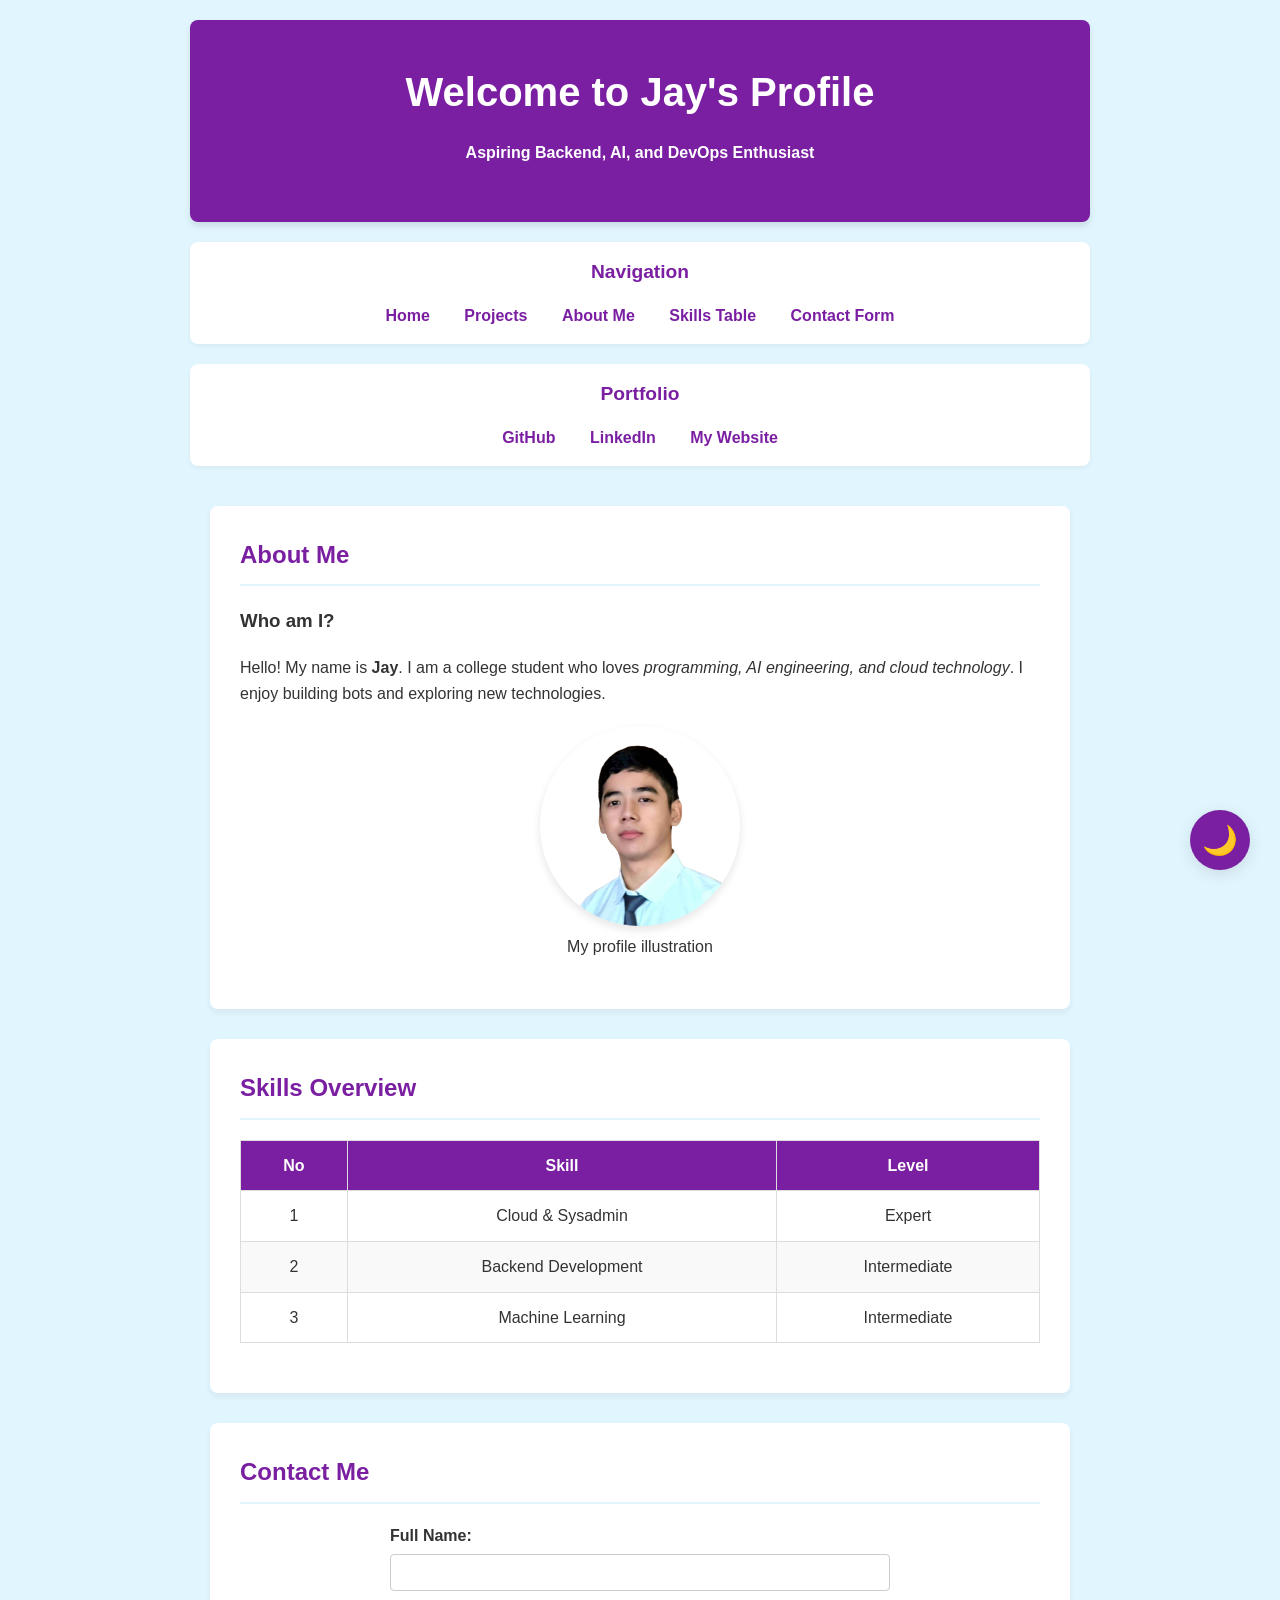
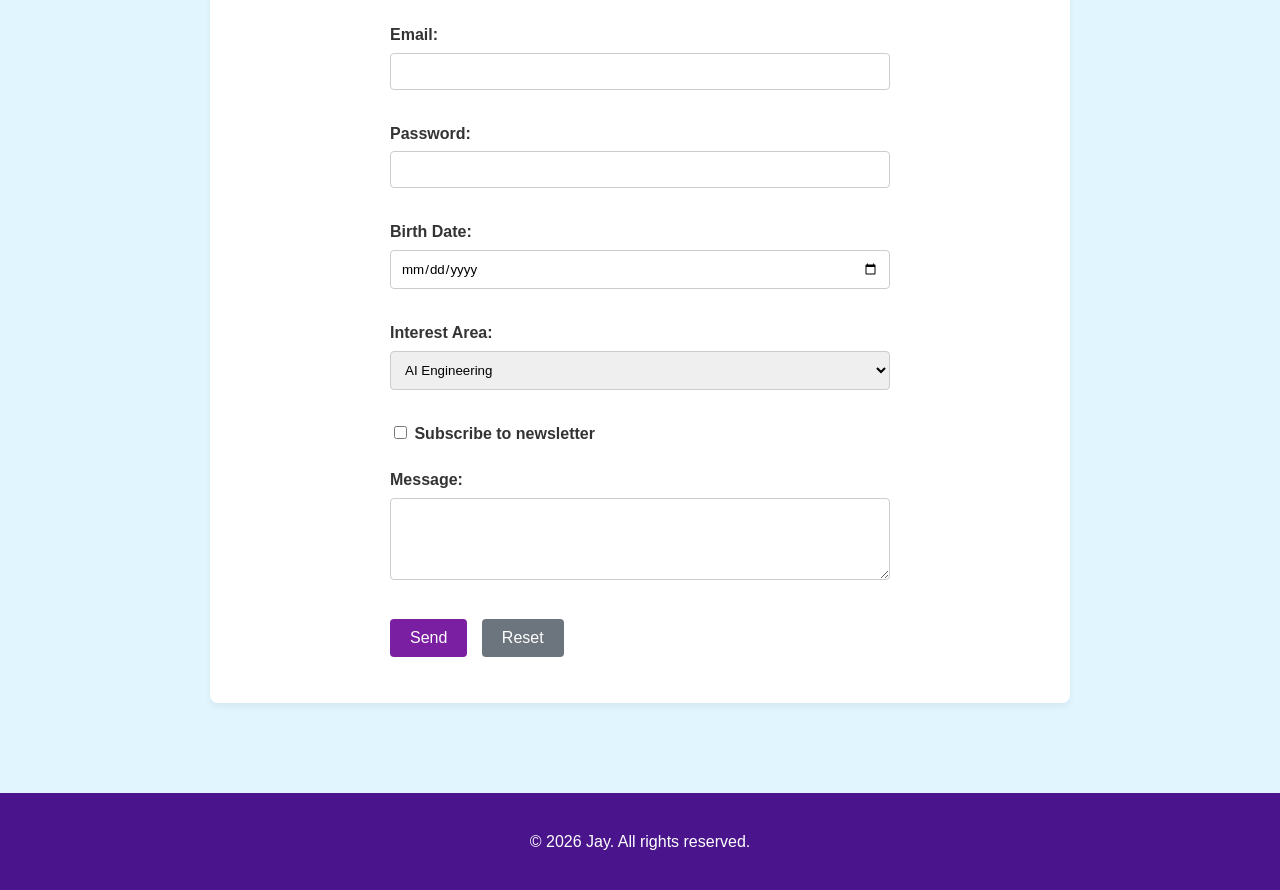
<file: Meet-1/index.html>
<!DOCTYPE html>
<html lang="en">

<head>
    <meta charset="UTF-8">
    <meta name="viewport" content="width=device-width, initial-scale=1.0">
    <title>Jay's Personal Profile</title>
    <link rel="stylesheet" type="text/css" href="./assets/css/style.css">
    <script src="./scripts/main/script.js" defer></script>
    <noscript>
        JavaScript isn't enabled!!!
    </noscript>
</head>

<!-- 
========================================
Identity:
Name : Jay (Schryzon)
ID : F1D02410053
Role : Student - Universitas Mataram
Project : HTML5 Personal Profile Page
========================================
-->

<body>

    <header>
        <h1>Welcome to Jay's Profile</h1>
        <p><strong>Aspiring Backend, AI, and DevOps Enthusiast</strong></p>
    </header>

    <nav>
        <h2>Navigation</h2>
        <ul>
            <li><a href="index.html">Home</a></li>
            <li><a href="projects.html">Projects</a></li>
            <li><a href="index.html#about">About Me</a></li>
            <li><a href="index.html#skills">Skills Table</a></li>
            <li><a href="index.html#contact">Contact Form</a></li>
        </ul>
    </nav>

    <portfolio>
        <h2>Portfolio</h2>
        <ul>
            <li><a href="https://github.com/Schryzon" target="_blank" rel="noopener noreferrer">GitHub</a></li>
            <li><a href="https://linkedin.com/in/schryzon" target="_blank" rel="noopener noreferrer">LinkedIn</a></li>
            <li><a href="https://3dex.studio" target="_blank" rel="noopener noreferrer">My Website</a></li>
        </ul>
    </portfolio>

    <main>

        <section id="about">
            <h2>About Me</h2>
            <h3>Who am I?</h3>
            <p>
                Hello! My name is <strong>Jay</strong>. I am a college student who loves
                <em>programming, AI engineering, and cloud technology</em>.
                I enjoy building bots and exploring new technologies.
            </p>

            <figure>
                <img src="assets/img/Jay.png" alt="Profile placeholder image of Jay" width="200" height="200">
                <figcaption>My profile illustration</figcaption>
            </figure>
        </section>

        <section id="skills">
            <h2>Skills Overview</h2>

            <table>
                <thead>
                    <tr>
                        <th>No</th>
                        <th>Skill</th>
                        <th>Level</th>
                    </tr>
                </thead>
                <tbody>
                    <tr>
                        <td>1</td>
                        <td>Cloud & Sysadmin</td>
                        <td>Expert</td>
                    </tr>
                    <tr>
                        <td>2</td>
                        <td>Backend Development</td>
                        <td>Intermediate</td>
                    </tr>
                    <tr>
                        <td>3</td>
                        <td>Machine Learning</td>
                        <td>Intermediate</td>
                    </tr>
                </tbody>
            </table>
        </section>

        <section id="contact">
            <h2>Contact Me</h2>

            <form action="#" method="post">

                <p>
                    <label for="fullname">Full Name:</label><br>
                    <input type="text" id="fullname" name="fullname" required>
                </p>

                <p>
                    <label for="email">Email:</label><br>
                    <input type="email" id="email" name="email" required>
                </p>

                <p>
                    <label for="password">Password:</label><br>
                    <input type="password" id="password" name="password">
                </p>

                <p>
                    <label for="birthdate">Birth Date:</label><br>
                    <input type="date" id="birthdate" name="birthdate">
                </p>

                <p>
                    <label for="interest">Interest Area:</label><br>
                    <select id="interest" name="interest">
                        <option value="ai">AI Engineering</option>
                        <option value="backend">Backend Development</option>
                        <option value="cloud">Cloud Computing</option>
                    </select>
                </p>

                <p>
                    <label>
                        <input type="checkbox" name="subscribe">
                        Subscribe to newsletter
                    </label>
                </p>

                <p>
                    <label for="message">Message:</label><br>
                    <textarea id="message" name="message" rows="4" cols="30"></textarea>
                </p>

                <p>
                    <input type="submit" value="Send">
                    <input type="reset" value="Reset">
                </p>

            </form>
        </section>

    </main>

    <footer>
        <h2>Footer</h2>
        <p>&copy; 2026 Jay. All rights reserved.</p>
    </footer>

</body>

</html>
</file>
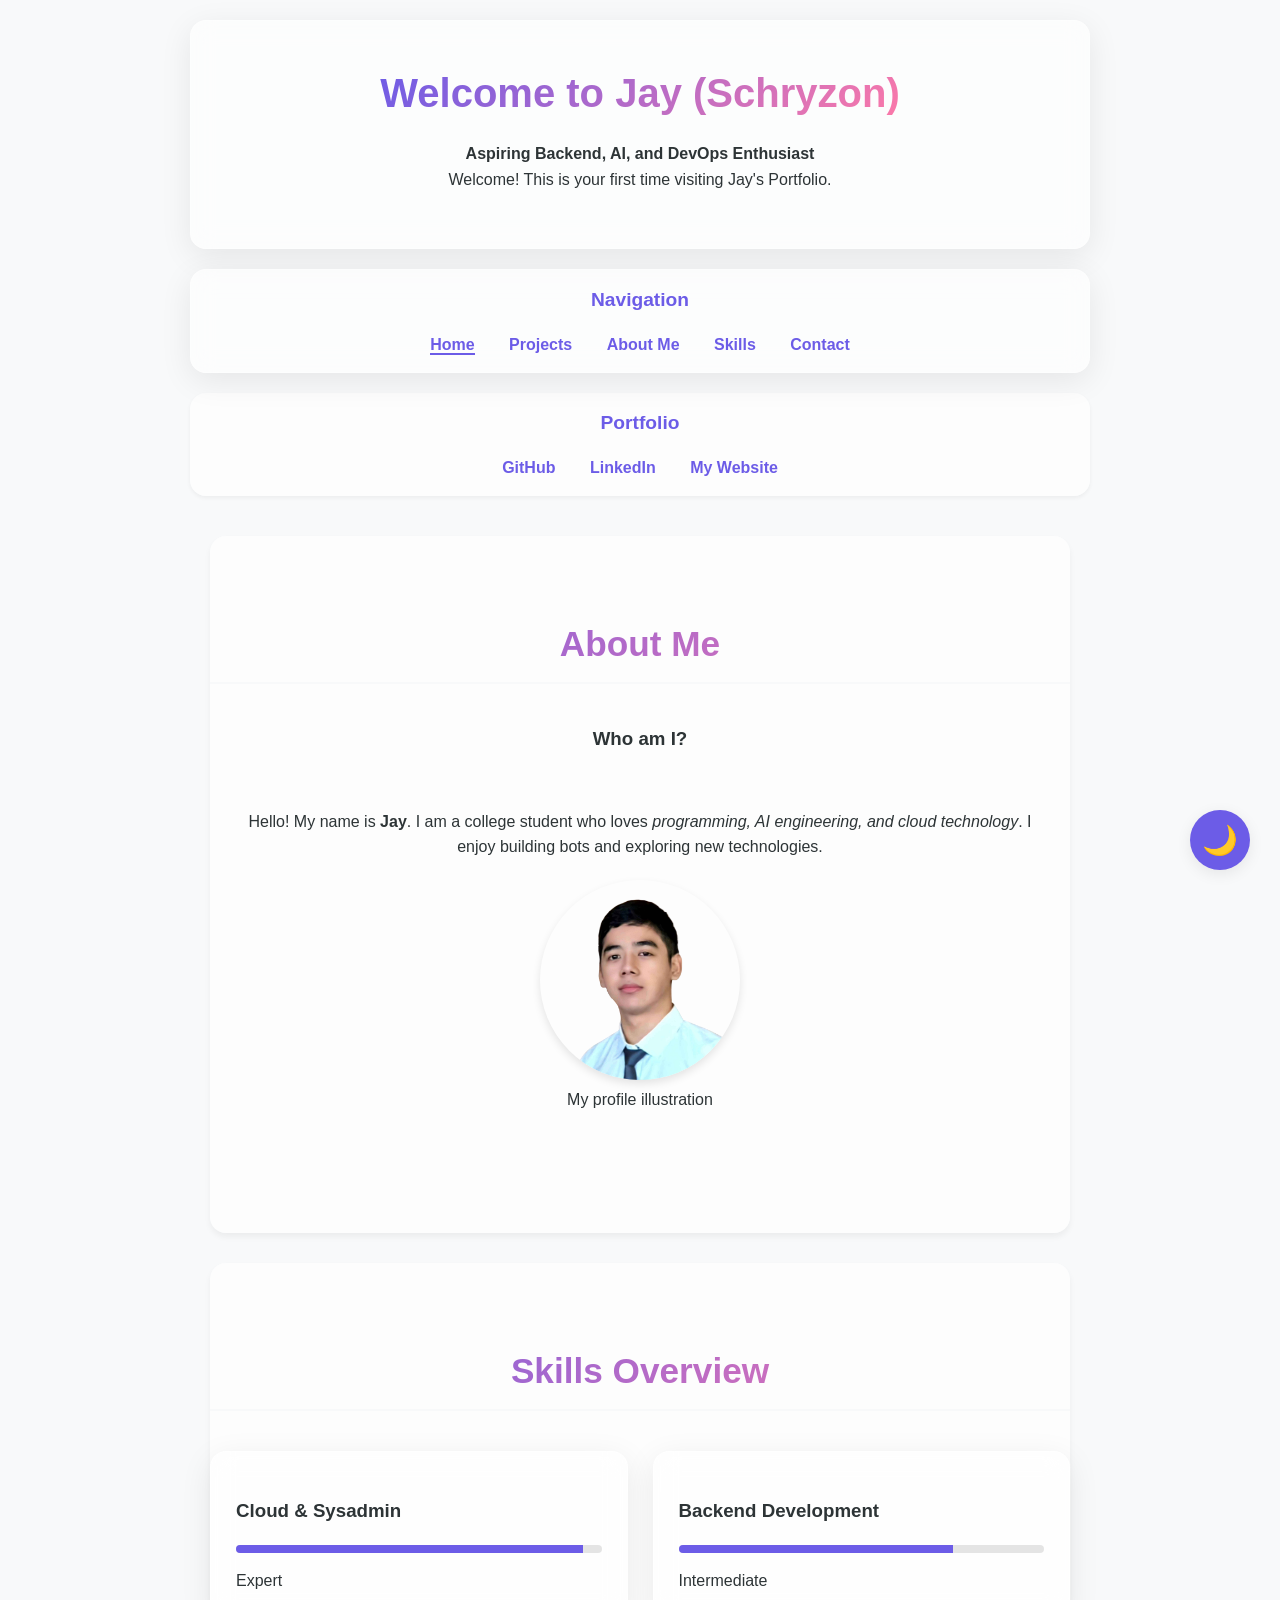
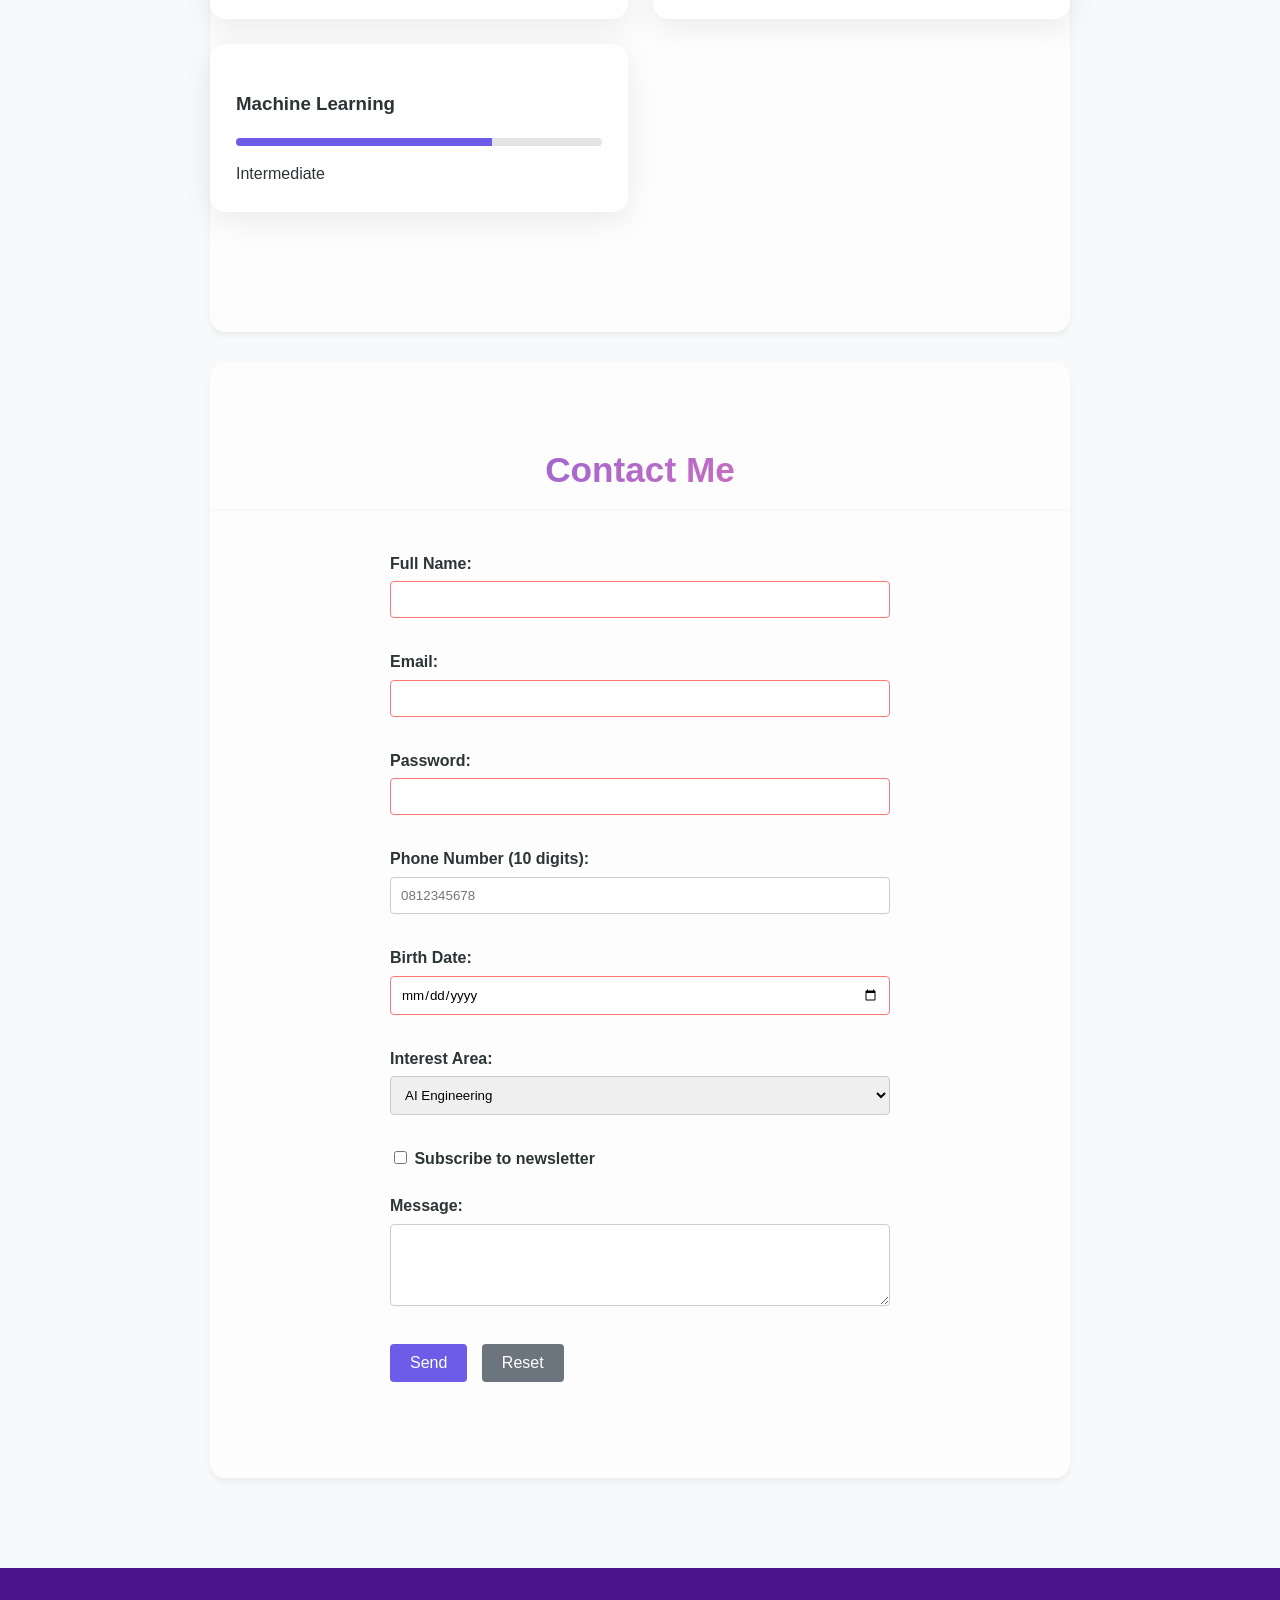
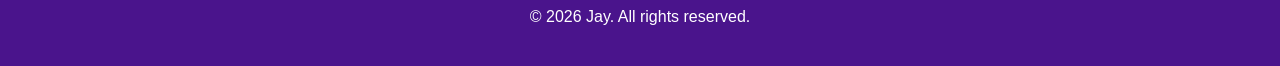
<file: Portfolio/index.html>
<!DOCTYPE html>
<html lang="en">

<head>
    <meta charset="UTF-8">
    <meta name="viewport" content="width=device-width, initial-scale=1.0">
    <title>Jay's Personal Profile</title>
    <link rel="stylesheet" type="text/css" href="./assets/css/style.css">
    <script src="./scripts/main/script.js" defer></script>
    <noscript>
        JavaScript isn't enabled!!!
    </noscript>
</head>

<!-- 
========================================
Identity:
Name : Jay (Schryzon)
ID : F1D02410053
Role : Student - Universitas Mataram
Project : HTML5 Personal Profile Page
========================================
-->

<body>

    <header class="glass reveal">
        <h1>Welcome to <span id="typewriter"></span></h1>
        <p id="subtitle"><strong>Aspiring Backend, AI, and DevOps Enthusiast</strong></p>
    </header>

    <nav class="glass">
        <h2>Navigation</h2>
        <ul id="main-nav-links">
            <li><a href="#home" class="active">Home</a></li>
            <li><a href="projects.html">Projects</a></li>
            <li><a href="#about">About Me</a></li>
            <li><a href="#skills">Skills</a></li>
            <li><a href="#contact">Contact</a></li>
        </ul>
    </nav>

    <portfolio>
        <h2>Portfolio</h2>
        <ul>
            <li><a href="https://github.com/Schryzon" target="_blank" rel="noopener noreferrer">GitHub</a></li>
            <li><a href="https://linkedin.com/in/schryzon" target="_blank" rel="noopener noreferrer">LinkedIn</a></li>
            <li><a href="https://3dex.studio" target="_blank" rel="noopener noreferrer">My Website</a></li>
        </ul>
    </portfolio>

    <main>

        <section id="about" class="reveal section-padding">
            <h2 class="section-title">About Me</h2>
            <h3>Who am I?</h3>
            <div class="about-content">
                <p>
                    Hello! My name is <strong>Jay</strong>. I am a college student who loves
                    <em>programming, AI engineering, and cloud technology</em>.
                    I enjoy building bots and exploring new technologies.
                </p>

                <figure>
                    <img src="assets/img/Jay.png" alt="Profile placeholder image of Jay" width="200" height="200">
                    <figcaption>My profile illustration</figcaption>
                </figure>
            </div>
        </section>

        <section id="skills" class="reveal section-padding">
            <h2 class="section-title">Skills Overview</h2>

            <div class="skill-grid">
                <div class="skill-card glass" data-level="95">
                    <h3>Cloud & Sysadmin</h3>
                    <div class="skill-progress">
                        <div class="progress-bar" style="width: 0%;"></div>
                    </div>
                    <span>Expert</span>
                </div>
                <div class="skill-card glass" data-level="75">
                    <h3>Backend Development</h3>
                    <div class="skill-progress">
                        <div class="progress-bar" style="width: 0%;"></div>
                    </div>
                    <span>Intermediate</span>
                </div>
                <div class="skill-card glass" data-level="70">
                    <h3>Machine Learning</h3>
                    <div class="skill-progress">
                        <div class="progress-bar" style="width: 0%;"></div>
                    </div>
                    <span>Intermediate</span>
                </div>
            </div>
        </section>

        <section id="contact" class="reveal section-padding">
            <h2 class="section-title">Contact Me</h2>

            <form action="#" method="post" id="main-contact-form">
                <!-- Rest of the form remains same but with better styling classes soon -->

                <p>
                    <label for="fullname">Full Name:</label><br>
                    <input type="text" id="fullname" name="fullname" required>
                    <span class="error-msg" id="fullname-error"></span>
                </p>

                <p>
                    <label for="email">Email:</label><br>
                    <input type="email" id="email" name="email" required>
                    <span class="error-msg" id="email-error"></span>
                </p>

                <p>
                    <label for="password">Password:</label><br>
                    <input type="password" id="password" name="password" required>
                    <span class="error-msg" id="password-error"></span>
                </p>

                <p>
                    <label for="phone">Phone Number (10 digits):</label><br>
                    <input type="tel" id="phone" name="phone" placeholder="0812345678" required>
                    <span class="error-msg" id="phone-error"></span>
                </p>

                <p>
                    <label for="birthdate">Birth Date:</label><br>
                    <input type="date" id="birthdate" name="birthdate" required>
                    <span class="error-msg" id="birthdate-error"></span>
                </p>

                <p>
                    <label for="interest">Interest Area:</label><br>
                    <select id="interest" name="interest">
                        <option value="ai">AI Engineering</option>
                        <option value="backend">Backend Development</option>
                        <option value="cloud">Cloud Computing</option>
                    </select>
                </p>

                <p>
                    <label>
                        <input type="checkbox" name="subscribe">
                        Subscribe to newsletter
                    </label>
                </p>

                <p>
                    <label for="message">Message:</label><br>
                    <textarea id="message" name="message" rows="4" cols="30" required></textarea>
                    <span class="error-msg" id="message-error"></span>
                </p>

                <p>
                    <input type="submit" value="Send">
                    <input type="reset" value="Reset">
                </p>

            </form>
        </section>

    </main>

    <footer>
        <h2>Footer</h2>
        <p>&copy; 2026 Jay. All rights reserved.</p>
    </footer>

</body>

</html>
</file>
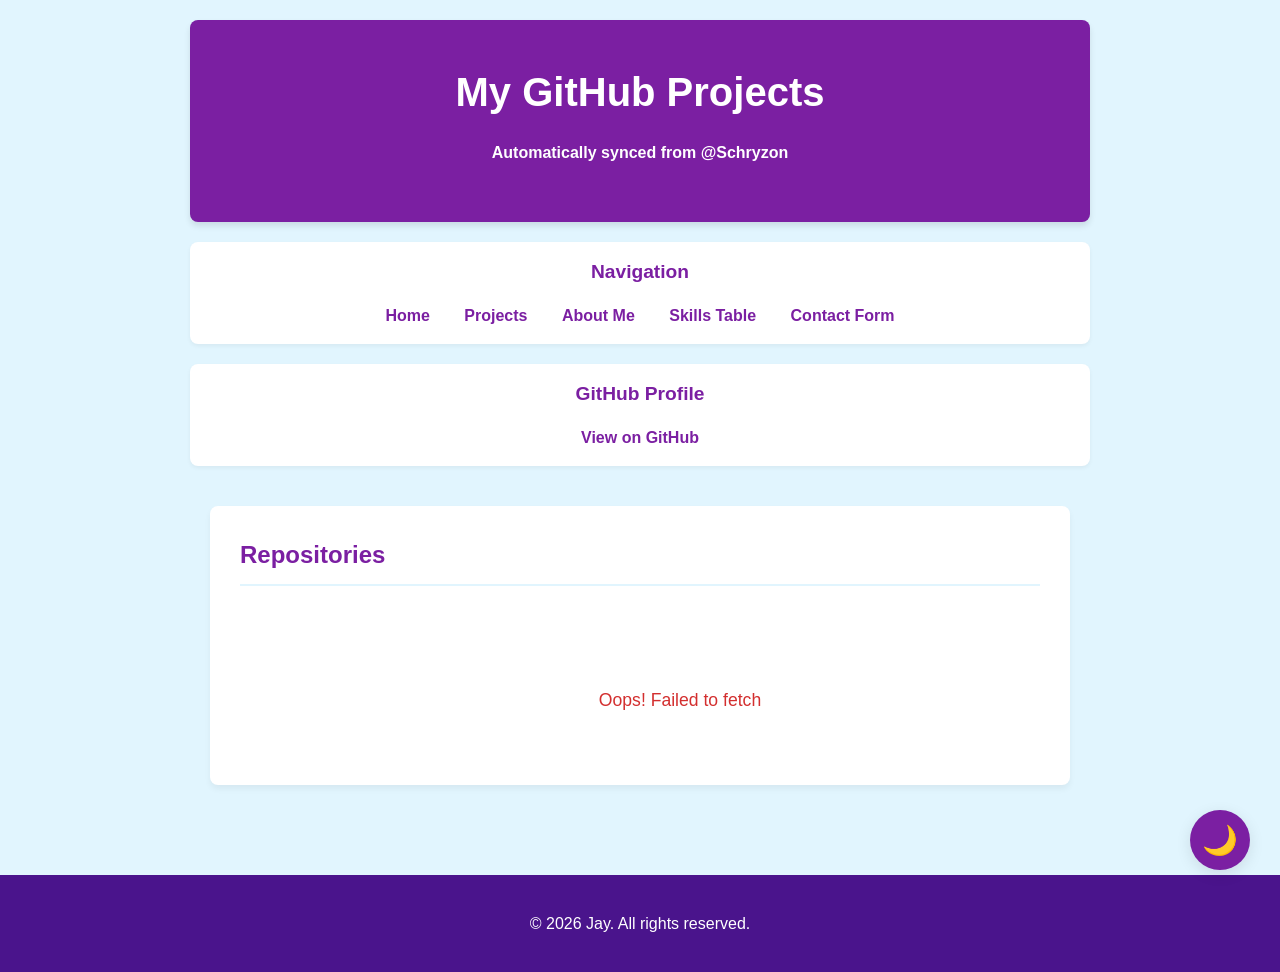
<file: Meet-1/projects.html>
<!DOCTYPE html>
<html lang="en">

<head>
    <meta charset="UTF-8">
    <meta name="viewport" content="width=device-width, initial-scale=1.0">
    <title>Jay's Projects - GitHub Portfolio</title>
    <link rel="stylesheet" type="text/css" href="./assets/css/style.css">
    <script src="./scripts/main/script.js" defer></script>
    <script src="./scripts/main/github.js" defer></script>
    <noscript>
        JavaScript isn't enabled!!!
    </noscript>
</head>

<body>

    <header>
        <h1>My GitHub Projects</h1>
        <p><strong>Automatically synced from @Schryzon</strong></p>
    </header>

    <nav>
        <h2>Navigation</h2>
        <ul>
            <li><a href="index.html">Home</a></li>
            <li><a href="projects.html">Projects</a></li>
            <li><a href="index.html#about">About Me</a></li>
            <li><a href="index.html#skills">Skills Table</a></li>
            <li><a href="index.html#contact">Contact Form</a></li>
        </ul>
    </nav>

    <portfolio>
        <h2>GitHub Profile</h2>
        <ul>
            <li><a href="https://github.com/Schryzon" target="_blank" rel="noopener noreferrer">View on GitHub</a></li>
        </ul>
    </portfolio>

    <main>
        <section id="projects-list">
            <h2>Repositories</h2>
            <div id="loading-message">Loading projects from GitHub...</div>
            <div id="projects-container" class="projects-container">
                <!-- Projects will be injected here by github.js -->
            </div>
            <div id="error-message" style="display: none;"></div>
        </section>
    </main>

    <footer>
        <h2>Footer</h2>
        <p>&copy; 2026 Jay. All rights reserved.</p>
    </footer>

</body>

</html>
</file>
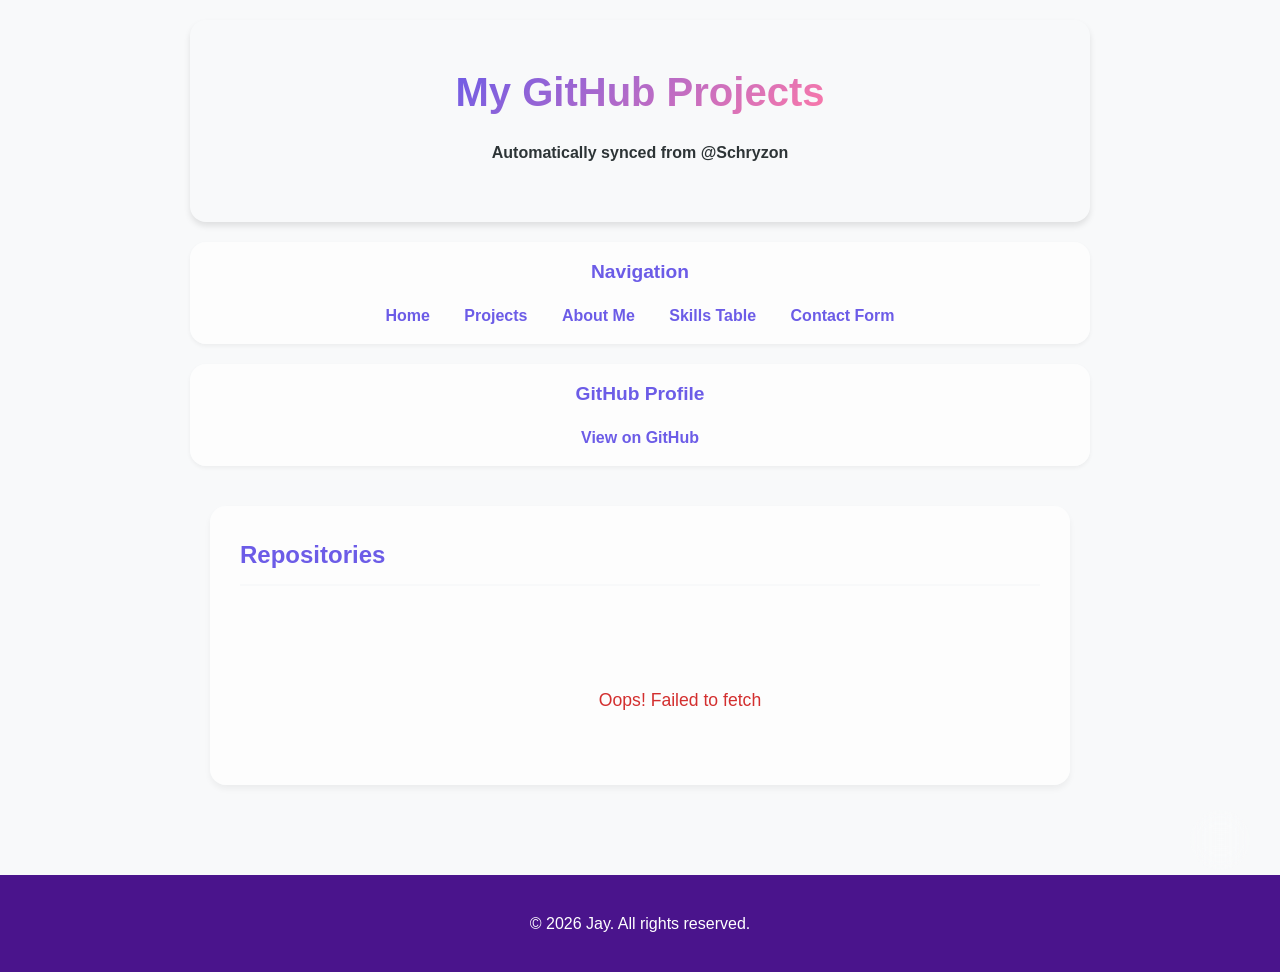
<file: Portfolio/projects.html>
<!DOCTYPE html>
<html lang="en">

<head>
    <meta charset="UTF-8">
    <meta name="viewport" content="width=device-width, initial-scale=1.0">
    <title>Jay's Projects - GitHub Portfolio</title>
    <link rel="stylesheet" type="text/css" href="./assets/css/style.css">
    <script src="./scripts/main/script.js" defer></script>
    <script src="./scripts/helper/github.js" defer></script>
    <noscript>
        JavaScript isn't enabled!!!
    </noscript>
</head>

<body>

    <header>
        <h1>My GitHub Projects</h1>
        <p><strong>Automatically synced from @Schryzon</strong></p>
    </header>

    <nav>
        <h2>Navigation</h2>
        <ul>
            <li><a href="index.html">Home</a></li>
            <li><a href="projects.html">Projects</a></li>
            <li><a href="index.html#about">About Me</a></li>
            <li><a href="index.html#skills">Skills Table</a></li>
            <li><a href="index.html#contact">Contact Form</a></li>
        </ul>
    </nav>

    <portfolio>
        <h2>GitHub Profile</h2>
        <ul>
            <li><a href="https://github.com/Schryzon" target="_blank" rel="noopener noreferrer">View on GitHub</a></li>
        </ul>
    </portfolio>

    <main>
        <section id="projects-list">
            <h2>Repositories</h2>
            <div id="loading-message">Loading projects from GitHub...</div>
            <div id="projects-container" class="projects-container">
                <!-- Projects will be injected here by github.js -->
            </div>
            <div id="error-message" style="display: none;"></div>
        </section>
    </main>

    <footer>
        <h2>Footer</h2>
        <p>&copy; 2026 Jay. All rights reserved.</p>
    </footer>

</body>

</html>
</file>
<file: Meet-1/assets/css/style.css>
/* style.css */
:root {
    --bg-color: #e1f5fe;
    --text-color: #333;
    --primary-color: #7b1fa2;
    --secondary-color: #fff;
    --border-radius: 8px;
    --shadow-color: rgba(0, 0, 0, 0.1);
}

/* Overkill Dark Mode Theme */
:root.dark-mode {
    --bg-color: #121212;
    --text-color: #e0e0e0;
    --primary-color: #bb86fc;
    /* Neon purple for contrast */
    --secondary-color: #1e1e1e;
    --shadow-color: rgba(0, 0, 0, 0.6);
}

/* Smooth Transitions for Overkill Effect */
body,
header,
nav,
portfolio,
section,
.project-card,
input,
textarea,
select,
table,
th,
td {
    transition: background-color 0.4s cubic-bezier(0.4, 0, 0.2, 1),
        color 0.4s cubic-bezier(0.4, 0, 0.2, 1),
        border-color 0.4s cubic-bezier(0.4, 0, 0.2, 1),
        box-shadow 0.4s cubic-bezier(0.4, 0, 0.2, 1);
}

body {
    margin: 0;
    font-family: 'Segoe UI', Tahoma, Geneva, Verdana, sans-serif;
    color: var(--text-color);
    background-color: var(--bg-color);
    line-height: 1.6;
}

header {
    background-color: var(--primary-color);
    color: white;
    padding: 40px 20px;
    text-align: center;
    box-shadow: 0 4px 6px rgba(0, 0, 0, 0.1);
    max-width: 900px;
    margin: 20px auto;
    border-radius: var(--border-radius);
    box-sizing: border-box;
}

header h1 {
    margin: 0;
    font-size: 2.5em;
}

nav,
portfolio {
    display: block;
    text-align: center;
    background-color: var(--secondary-color);
    padding: 15px;
    margin: 0 auto 20px;
    box-shadow: 0 2px 4px rgba(0, 0, 0, 0.05);
    max-width: 900px;
    border-radius: var(--border-radius);
    box-sizing: border-box;
}

nav h2,
portfolio h2 {
    margin-top: 0;
    font-size: 1.2em;
    color: var(--primary-color);
}

nav ul,
portfolio ul {
    list-style: none;
    padding: 0;
    margin: 0;
}

nav li,
portfolio li {
    display: inline-block;
    margin: 0 15px;
}

nav a:link,
portfolio a:link {
    text-decoration: none;
    color: var(--primary-color);
    font-weight: bold;
    transition: all 0.3s ease;
}

nav a:visited,
portfolio a:visited {
    color: #4a148c;
    /* Darker purple for visited links */
}

nav a:hover,
portfolio a:hover {
    color: #9c27b0;
    /* Lighter purple on hover */
    text-decoration: underline;
}

nav a:focus-visible,
portfolio a:focus-visible,
.repo-link:focus-visible,
.theme-toggle-btn:focus-visible {
    outline: 3px solid #e91e63;
    outline-offset: 4px;
    border-radius: 2px;
}

nav a:active,
portfolio a:active {
    color: #e91e63;
    /* Pinkish color when clicked */
}

main {
    max-width: 900px;
    margin: auto;
    padding: 20px;
    box-sizing: border-box;
}

section {
    background-color: var(--secondary-color);
    padding: 30px;
    margin-bottom: 30px;
    border-radius: var(--border-radius);
    box-shadow: 0 4px 6px rgba(0, 0, 0, 0.05);
}

section h2 {
    color: var(--primary-color);
    border-bottom: 2px solid var(--bg-color);
    padding-bottom: 10px;
    margin-top: 0;
}

figure {
    text-align: center;
    margin: 20px 0;
}

img {
    border-radius: 50%;
    box-shadow: 0 4px 8px rgba(0, 0, 0, 0.1);
    transition: transform 0.3s ease;
}

img:hover {
    transform: scale(1.05);
}

table {
    width: 100%;
    margin: 20px auto;
    border-collapse: collapse;
    background-color: var(--secondary-color);
}

th,
td {
    padding: 12px;
    border: 1px solid #ddd;
    text-align: center;
}

th {
    background-color: var(--primary-color);
    color: white;
}

tr:nth-child(even) {
    background-color: #f9f9f9;
}

form {
    max-width: 500px;
    margin: 0 auto;
    text-align: left;
}

label {
    font-weight: bold;
    display: inline-block;
    margin-bottom: 5px;
}

input[type="text"],
input[type="email"],
input[type="password"],
input[type="date"],
select,
textarea {
    width: 100%;
    padding: 10px;
    margin-bottom: 15px;
    border: 1px solid #ccc;
    border-radius: 4px;
    box-sizing: border-box;
    font-family: inherit;
}

input[type="text"]:focus,
input[type="email"]:focus,
input[type="password"]:focus,
input[type="date"]:focus,
select:focus,
textarea:focus {
    border: 2px solid var(--primary-color);
    background-color: #f3e5f5;
    /* Very light purple */
    outline: none;
}


input[type="submit"],
input[type="reset"] {
    background-color: var(--primary-color);
    color: white;
    padding: 10px 20px;
    border: none;
    border-radius: 4px;
    cursor: pointer;
    font-size: 1em;
    transition: background-color 0.3s;
    margin-right: 10px;
}

input[type="reset"] {
    background-color: #6c757d;
}

input[type="submit"]:hover {
    background-color: #4a148c;
}

input[type="reset"]:hover {
    background-color: #5a6268;
}

footer {
    text-align: center;
    padding: 20px;
    background-color: #4a148c;
    color: white;
    margin-top: 40px;
}

footer h2 {
    display: none;
}

/* Projects Section Styles */
.projects-container {
    display: flex;
    flex-wrap: wrap;
    gap: 20px;
    justify-content: center;
    padding: 20px 0;
}

.project-card {
    background-color: var(--secondary-color);
    border-radius: var(--border-radius);
    box-shadow: 0 4px 6px rgba(0, 0, 0, 0.1);
    width: 320px;
    /* Slightly wider for 16:9 images */
    transition: transform 0.3s ease, box-shadow 0.3s ease;
    display: flex;
    flex-direction: column;
    overflow: hidden;
    /* Ensure image corners are clipped */
    text-align: left;
}

.project-card:hover {
    transform: translateY(-5px);
    box-shadow: 0 8px 15px rgba(0, 0, 0, 0.15);
}

.project-image-container {
    width: 100%;
    aspect-ratio: 16 / 9;
    background-color: #f0f0f0;
    /* Fallback background */
    overflow: hidden;
    position: relative;
    display: flex;
    align-items: center;
    justify-content: center;
}

.image-fallback-text {
    color: #999;
    font-size: 0.8em;
    position: absolute;
    z-index: 0;
}

.project-image {
    width: 100%;
    height: 100%;
    border-radius: 0%;
    object-fit: cover;
    display: block;
    transition: transform 0.3s ease;
    position: relative;
    z-index: 1;
}

.project-card-content {
    padding: 20px;
    display: flex;
    flex-direction: column;
    flex-grow: 1;
}

.project-card h3 {
    margin-top: 0;
    color: var(--primary-color);
    font-size: 1.25em;
    margin-bottom: 10px;
}

.project-card p {
    font-size: 0.95em;
    flex-grow: 1;
    color: #666;
    margin-bottom: 15px;
}

.project-stats {
    margin-bottom: 15px;
    font-size: 0.85em;
    color: #888;
}

.project-card .repo-link {
    display: inline-block;
    padding: 8px 15px;
    background-color: var(--primary-color);
    color: white;
    text-decoration: none;
    border-radius: 4px;
    font-weight: bold;
    text-align: center;
    margin-top: auto;
}

.project-card .repo-link:hover {
    background-color: #4a148c;
}

#loading-message,
#error-message {
    text-align: center;
    padding: 40px;
    font-size: 1.1em;
    width: 100%;
}

#error-message {
    color: #d32f2f;
}

/* Overkill Dark Mode Toggle Button */
.theme-toggle-btn {
    position: fixed;
    bottom: 30px;
    right: 30px;
    background-color: var(--primary-color);
    color: var(--bg-color);
    border: none;
    border-radius: 50%;
    width: 60px;
    height: 60px;
    font-size: 1.8em;
    cursor: pointer;
    box-shadow: 0 4px 15px var(--shadow-color);
    transition: transform 0.3s cubic-bezier(0.175, 0.885, 0.32, 1.275), background-color 0.4s ease;
    z-index: 1000;
    display: flex;
    align-items: center;
    justify-content: center;
}

.theme-toggle-btn:hover {
    transform: scale(1.15) rotate(15deg);
    box-shadow: 0 6px 20px var(--shadow-color);
}

:root.dark-mode .project-image-container {
    background-color: #333;
}

:root.dark-mode th {
    background-color: #3a005c;
    /* Darker header in table for dark mode */
}

:root.dark-mode a:link {
    filter: brightness(1.2);
    /* Make links pop in dark mode */
}
</file>
<file: Portfolio/assets/css/style.css>
/* Modern Design Tokens & Glassmorphism */
:root {
    --bg-color: #f8f9fa;
    --text-color: #2d3436;
    --text-muted: #636e72;
    --primary-color: #6c5ce7;
    --primary-glow: rgba(108, 92, 231, 0.3);
    --secondary-color: rgba(255, 255, 255, 0.7);
    --border-radius: 16px;
    --shadow-color: rgba(0, 0, 0, 0.08);
    --glass-bg: rgba(255, 255, 255, 0.6);
    --glass-border: rgba(255, 255, 255, 0.3);
    --gradient-end: #fd79a8;
}

:root.dark-mode {
    --bg-color: #0f172a;
    --text-color: #f1f5f9;
    --text-muted: #94a3b8;
    --primary-color: #a78bfa;
    --primary-glow: rgba(167, 139, 250, 0.3);
    --secondary-color: rgba(30, 41, 59, 0.7);
    --shadow-color: rgba(0, 0, 0, 0.4);
    --glass-bg: rgba(15, 23, 42, 0.6);
    --glass-border: rgba(255, 255, 255, 0.1);
    --gradient-end: #ff758c;
}

.glass {
    background: var(--glass-bg);
    backdrop-filter: blur(12px);
    -webkit-backdrop-filter: blur(12px);
    border: 1px solid var(--glass-border);
    box-shadow: 0 8px 32px 0 var(--shadow-color);
}

/* Reveal Animations */
.reveal {
    opacity: 0;
    transform: translateY(30px);
    transition: all 0.8s cubic-bezier(0.4, 0, 0.2, 1);
}

.reveal.active {
    opacity: 1;
    transform: translateY(0);
}

/* Smooth Transitions for Overkill Effect */
body,
header,
nav,
portfolio,
section,
.project-card,
input,
textarea,
select,
table,
th,
td,
h1,
h2,
h3,
p,
a,
span,
li,
label,
img {
    transition: background-color 0.4s cubic-bezier(0.4, 0, 0.2, 1),
        color 0.4s cubic-bezier(0.4, 0, 0.2, 1),
        border-color 0.4s cubic-bezier(0.4, 0, 0.2, 1),
        box-shadow 0.4s cubic-bezier(0.4, 0, 0.2, 1),
        transform 0.3s ease;
}

#about h3 {
    text-align: center;
}

.about-content {
    justify-content: center;
    text-align: center;
    gap: 20px;
    padding: 20px;
}

body {
    margin: 0;
    font-family: 'Segoe UI', Tahoma, Geneva, Verdana, sans-serif;
    color: var(--text-color);
    background-color: var(--bg-color);
    line-height: 1.6;
}

header {
    padding: 40px 20px;
    text-align: center;
    box-shadow: 0 4px 6px rgba(0, 0, 0, 0.1);
    max-width: 900px;
    margin: 20px auto;
    border-radius: var(--border-radius);
    box-sizing: border-box;
    color: var(--text-color);
}

header h1 {
    margin: 0;
    font-size: 2.5em;
    color: var(--primary-color);
    /* Fallback */
    background: linear-gradient(135deg, var(--primary-color), var(--gradient-end));
    -webkit-background-clip: text;
    background-clip: text;
    -webkit-text-fill-color: transparent;
    display: inline-block;
}

nav,
portfolio {
    display: block;
    text-align: center;
    background-color: var(--secondary-color);
    padding: 15px;
    margin: 0 auto 20px;
    box-shadow: 0 2px 4px rgba(0, 0, 0, 0.05);
    max-width: 900px;
    border-radius: var(--border-radius);
    box-sizing: border-box;
}

nav h2,
portfolio h2 {
    margin-top: 0;
    font-size: 1.2em;
    color: var(--primary-color);
}

nav ul,
portfolio ul {
    list-style: none;
    padding: 0;
    margin: 0;
}

nav li,
portfolio li {
    display: inline-block;
    margin: 0 15px;
}

nav a:link,
portfolio a:link {
    text-decoration: none;
    color: var(--primary-color);
    font-weight: bold;
    transition: all 0.3s ease;
}

nav a:visited,
portfolio a:visited {
    color: #4a148c;
    /* Darker purple for visited links */
}

nav a:hover,
portfolio a:hover {
    color: #9c27b0;
    /* Lighter purple on hover */
    text-decoration: underline;
}

nav a.active {
    color: var(--primary-color);
    border-bottom: 2px solid var(--primary-color);
}

#home {
    height: 1px;
    margin-top: -1px;
}

.section-padding {
    padding: 80px 0;
}

.section-title {
    font-size: 2.2rem;
    margin-bottom: 40px;
    text-align: center;
    color: var(--primary-color);
    /* Fallback for older browsers */
    background: linear-gradient(135deg, var(--primary-color), var(--gradient-end));
    background-clip: text;
    -webkit-background-clip: text;
    -webkit-text-fill-color: transparent;
}

main {
    max-width: 900px;
    margin: auto;
    padding: 20px;
    box-sizing: border-box;
}

section {
    background-color: var(--secondary-color);
    padding: 30px;
    margin-bottom: 30px;
    border-radius: var(--border-radius);
    box-shadow: 0 4px 6px rgba(0, 0, 0, 0.05);
}

section h2 {
    color: var(--primary-color);
    border-bottom: 2px solid var(--bg-color);
    padding-bottom: 10px;
    margin-top: 0;
}

figure {
    text-align: center;
    margin: 20px 0;
}

img {
    border-radius: 50%;
    box-shadow: 0 4px 8px rgba(0, 0, 0, 0.1);
    transition: transform 0.3s ease;
}

img:hover {
    transform: scale(1.05);
}

/* Skill Grid & Cards */
.skill-grid {
    display: grid;
    grid-template-columns: repeat(auto-fit, minmax(280px, 1fr));
    gap: 25px;
    margin: 40px 0;
}

.skill-card {
    padding: 25px;
    border-radius: var(--border-radius);
    text-align: left;
    transition: transform 0.3s ease;
}

.skill-card:hover {
    transform: translateY(-5px);
}

.skill-progress {
    height: 8px;
    background: rgba(0, 0, 0, 0.1);
    border-radius: 4px;
    margin: 15px 0;
    overflow: hidden;
}

:root.dark-mode .skill-progress {
    background: rgba(255, 255, 255, 0.1);
}

.progress-bar {
    height: 100%;
    background: var(--primary-color);
    width: 0;
    transition: width 1.5s ease-out;
}

.typewriter-cursor {
    border-right: 2px solid var(--primary-color);
    animation: blink 0.7s infinite;
}

@keyframes blink {
    50% {
        border-color: transparent;
    }
}

/* Scroll to Top */
.scroll-top-btn {
    position: fixed;
    bottom: 30px;
    left: 30px;
    width: 50px;
    height: 50px;
    background: var(--primary-color);
    color: white;
    border-radius: 50%;
    border: none;
    display: none;
    align-items: center;
    justify-content: center;
    cursor: pointer;
    box-shadow: 0 4px 12px var(--shadow-color);
    z-index: 999;
    transition: all 0.3s ease;
}

.scroll-top-btn.visible {
    display: flex;
    animation: fadeInUp 0.5s ease;
}

@keyframes fadeInUp {
    from {
        opacity: 0;
        transform: translateY(20px);
    }

    to {
        opacity: 1;
        transform: translateY(0);
    }
}

form {
    max-width: 500px;
    margin: 0 auto;
    text-align: left;
}

label {
    font-weight: bold;
    display: inline-block;
    margin-bottom: 5px;
}

input[type="text"],
input[type="email"],
input[type="password"],
input[type="date"],
input[type="tel"],
select,
textarea {
    width: 100%;
    padding: 10px;
    margin-bottom: 15px;
    border: 1px solid #ccc;
    border-radius: 4px;
    box-sizing: border-box;
    font-family: inherit;
}

input[type="text"]:focus,
input[type="email"]:focus,
input[type="password"]:focus,
input[type="tel"]:focus,
input[type="date"]:focus,
select:focus,
textarea:focus {
    border: 2px solid var(--primary-color);
    background-color: var(--secondary-color);
    outline: none;
}

input:invalid:not(:placeholder-shown):not(:focus) {
    border-color: #ff7675;
}

.error-msg {
    color: #ff7675;
    font-size: 0.85em;
    display: none;
    margin-top: 5px;
    font-weight: 500;
}

.error-msg.visible {
    display: block;
    animation: fadeIn 0.3s ease;
}

@keyframes fadeIn {
    from {
        opacity: 0;
        transform: translateY(-5px);
    }

    to {
        opacity: 1;
        transform: translateY(0);
    }
}


input[type="submit"],
input[type="reset"] {
    background-color: var(--primary-color);
    color: white;
    padding: 10px 20px;
    border: none;
    border-radius: 4px;
    cursor: pointer;
    font-size: 1em;
    transition: background-color 0.3s;
    margin-right: 10px;
}

input[type="reset"] {
    background-color: #6c757d;
}

input[type="submit"]:hover {
    background-color: #4a148c;
}

input[type="reset"]:hover {
    background-color: #5a6268;
}

footer {
    text-align: center;
    padding: 20px;
    background-color: #4a148c;
    color: white;
    margin-top: 40px;
}

footer h2 {
    display: none;
}

/* Projects Section Styles */
.projects-container {
    display: flex;
    flex-wrap: wrap;
    gap: 20px;
    justify-content: center;
    padding: 20px 0;
}

.project-card {
    background-color: var(--secondary-color);
    border-radius: var(--border-radius);
    box-shadow: 0 4px 6px rgba(0, 0, 0, 0.1);
    width: 320px;
    /* Slightly wider for 16:9 images */
    transition: transform 0.3s ease, box-shadow 0.3s ease;
    display: flex;
    flex-direction: column;
    overflow: hidden;
    /* Ensure image corners are clipped */
    text-align: left;
}

.project-card:hover {
    transform: translateY(-5px);
    box-shadow: 0 8px 15px rgba(0, 0, 0, 0.15);
}

.project-image-container {
    width: 100%;
    aspect-ratio: 16 / 9;
    background-color: #f0f0f0;
    /* Fallback background */
    overflow: hidden;
    position: relative;
    display: flex;
    align-items: center;
    justify-content: center;
}

.image-fallback-text {
    color: #999;
    font-size: 0.8em;
    position: absolute;
    z-index: 0;
}

.project-image {
    width: 100%;
    height: 100%;
    border-radius: 0%;
    object-fit: cover;
    display: block;
    transition: transform 0.3s ease;
    position: relative;
    z-index: 1;
}

.project-card-content {
    padding: 20px;
    display: flex;
    flex-direction: column;
    flex-grow: 1;
}

.project-card h3 {
    margin-top: 0;
    color: var(--primary-color);
    font-size: 1.25em;
    margin-bottom: 10px;
}

.project-card p {
    font-size: 0.95em;
    flex-grow: 1;
    color: var(--text-muted);
    margin-bottom: 15px;
}

.project-stats {
    margin-bottom: 15px;
    font-size: 0.85em;
    color: var(--text-muted);
}

.project-card .repo-link {
    display: inline-block;
    padding: 8px 15px;
    background-color: var(--primary-color);
    color: white;
    text-decoration: none;
    border-radius: 4px;
    font-weight: bold;
    text-align: center;
    margin-top: auto;
}

.project-card .repo-link:hover {
    background-color: #4a148c;
}

#loading-message,
#error-message {
    text-align: center;
    padding: 40px;
    font-size: 1.1em;
    width: 100%;
}

#error-message {
    color: #d32f2f;
}

/* Overkill Dark Mode Toggle Button */
.theme-toggle-btn {
    position: fixed;
    bottom: 30px;
    right: 30px;
    background-color: var(--primary-color);
    color: var(--bg-color);
    border: none;
    border-radius: 50%;
    width: 60px;
    height: 60px;
    font-size: 1.8em;
    cursor: pointer;
    box-shadow: 0 4px 15px var(--shadow-color);
    transition: transform 0.3s cubic-bezier(0.175, 0.885, 0.32, 1.275), background-color 0.4s ease;
    z-index: 1000;
    display: flex;
    align-items: center;
    justify-content: center;
}

.theme-toggle-btn:hover {
    transform: scale(1.15) rotate(15deg);
    box-shadow: 0 6px 20px var(--shadow-color);
}

:root.dark-mode .project-image-container {
    background-color: #333;
}

:root.dark-mode th {
    background-color: #3a005c;
    /* Darker header in table for dark mode */
}

:root.dark-mode a:link {
    filter: brightness(1.2);
    /* Make links pop in dark mode */
}
</file>
